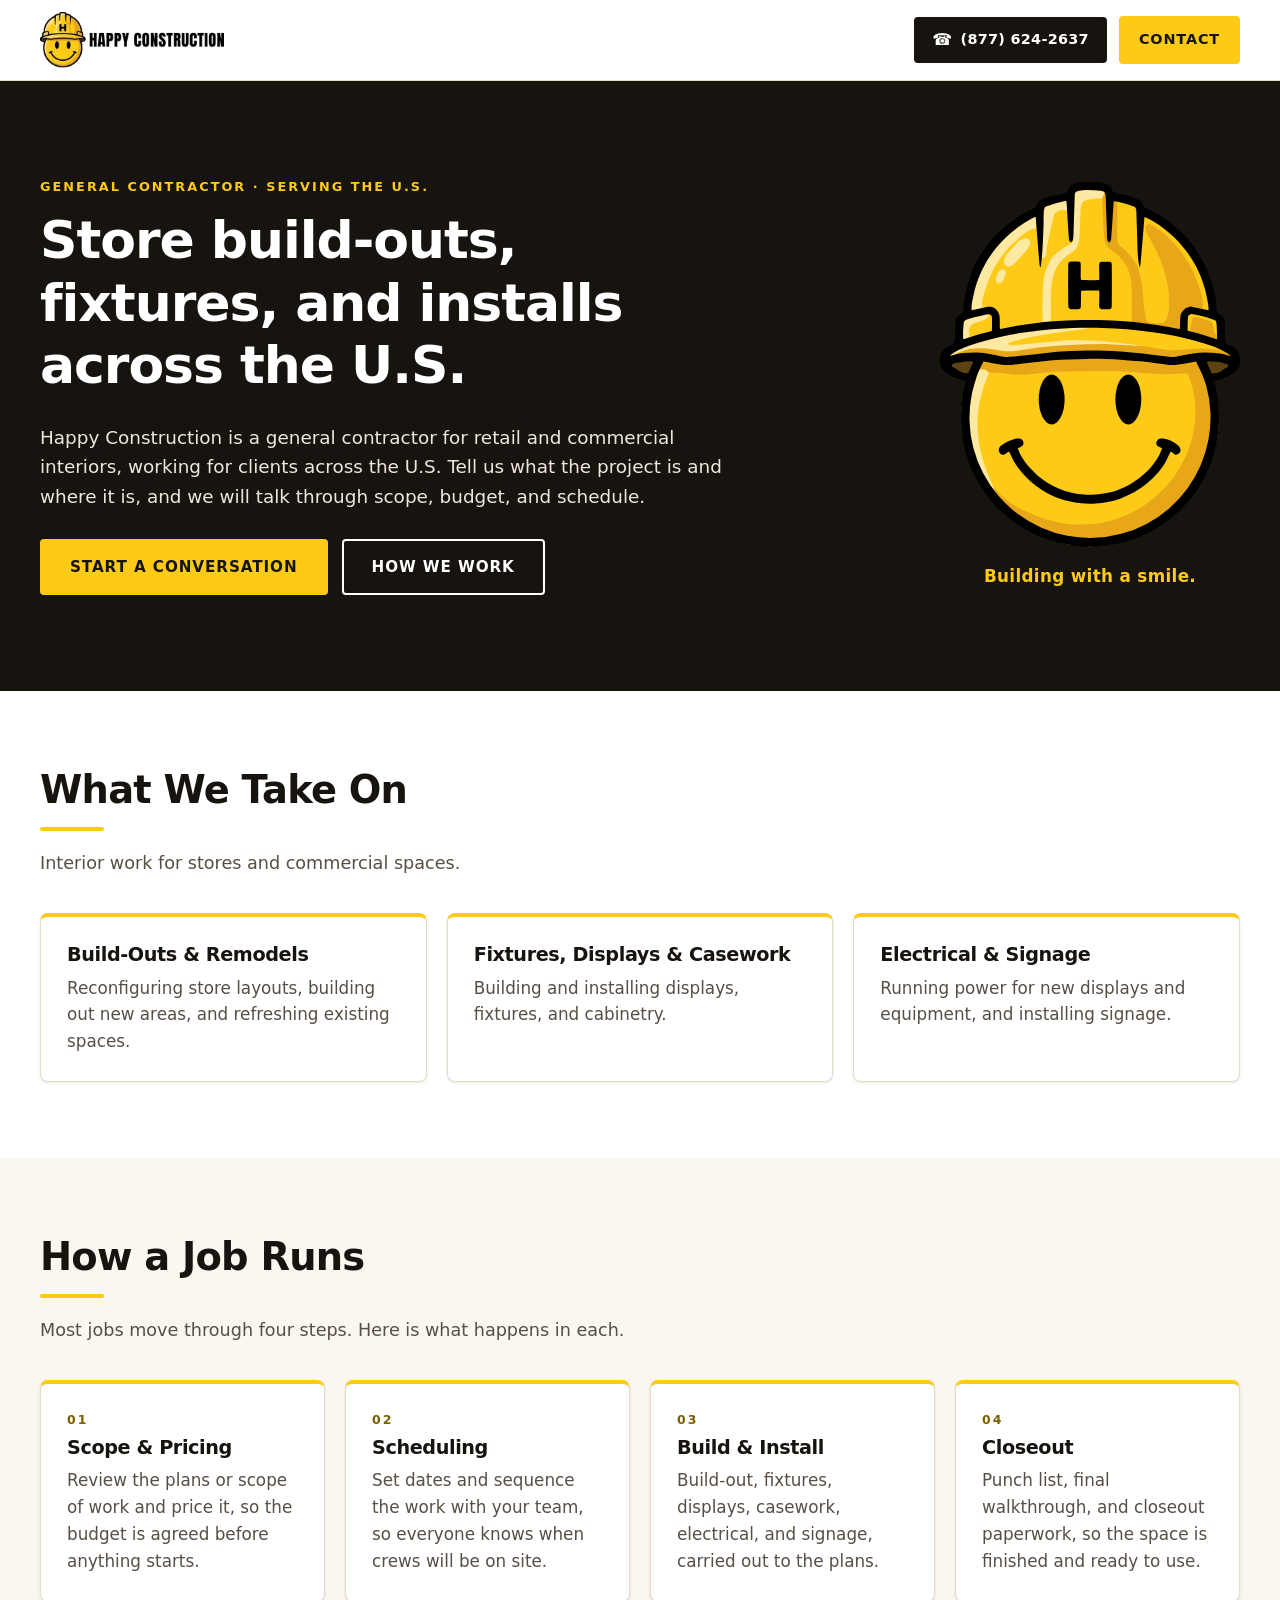
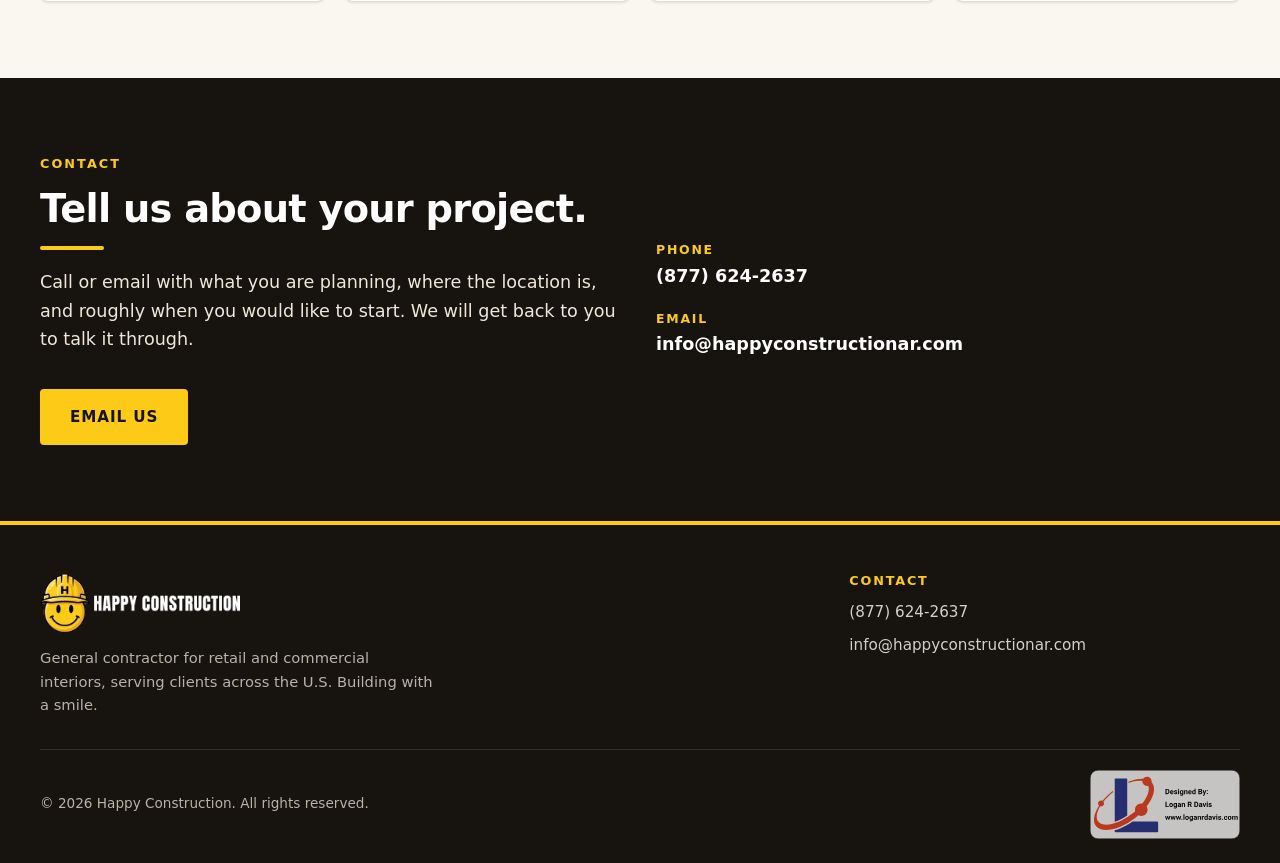
<file: index.html>
<!doctype html>
<html lang="en">

<head>
	<meta charset="utf-8">
	<meta name="viewport" content="width=device-width, initial-scale=1">
	<title>Happy Construction | Retail &amp; Commercial General Contractor</title>
	<meta name="description" content="Happy Construction is a general contractor for retail and commercial interiors: build-outs, remodels, fixture and display installs, casework, electrical, and signage, for clients across the U.S.">
	<meta name="theme-color" content="#FDCB17">
	<link rel="canonical" href="https://www.happyconstructionar.com/">

	<meta property="og:type" content="website">
	<meta property="og:site_name" content="Happy Construction">
	<meta property="og:title" content="Happy Construction | Retail &amp; Commercial General Contractor">
	<meta property="og:description" content="Happy Construction is a general contractor for retail and commercial interiors: build-outs, remodels, fixture and display installs, casework, electrical, and signage, for clients across the U.S.">
	<meta property="og:url" content="https://www.happyconstructionar.com/">
	<meta name="twitter:card" content="summary_large_image">
	<meta property="og:image" content="https://www.happyconstructionar.com/images/og-card.png">
	<meta property="og:image:type" content="image/png">
	<meta property="og:image:width" content="1200">
	<meta property="og:image:height" content="630">
	<meta property="og:image:alt" content="The Happy Construction logo: a smiling face in a hard hat marked H, beside the words Happy Construction and the tagline Building with a smile.">
	<meta name="twitter:image" content="https://www.happyconstructionar.com/images/og-card.png">
	<meta name="twitter:image:alt" content="The Happy Construction logo: a smiling face in a hard hat marked H, beside the words Happy Construction and the tagline Building with a smile.">

	<link rel="icon" href="/favicon.ico" sizes="32x32">
	<link rel="icon" href="/favicon.svg" type="image/svg+xml">
	<link rel="apple-touch-icon" href="/apple-touch-icon.png">
	<link rel="manifest" href="/site.webmanifest">
	<link rel="stylesheet" href="/css/main.css?v=20261016e">
	<script src="/js/components.js" defer></script>

	<!-- Organization, not GeneralContractor: the LocalBusiness subtypes expect a
	     street address, and the company works nationwide with no public office.
	     See CLAUDE.md > "Structured data". -->
	<script type="application/ld+json">
	{
		"@context": "https://schema.org",
		"@type": "Organization",
		"@id": "https://www.happyconstructionar.com/#organization",
		"name": "Happy Construction",
		"slogan": "Building with a smile.",
		"url": "https://www.happyconstructionar.com",
		"logo": "https://www.happyconstructionar.com/icon-512.png",
		"telephone": "+18776242637",
		"email": "info@happyconstructionar.com",
		"description": "General contractor for retail and commercial interiors: build-outs, remodels, fixture and display installs, casework, electrical, and signage.",
		"areaServed": { "@type": "Country", "name": "United States" }
	}
	</script>
</head>

<body>
	<div class="main-container">
		<site-header></site-header>

		<main id="main-content">
			<section class="hero">
				<div class="hero-inner hero-split">
					<div>
						<span class="eyebrow">General Contractor &middot; Serving the U.S.</span>
						<h1>Store build-outs, fixtures, and installs across the U.S.</h1>
						<p>Happy Construction is a general contractor for retail and commercial interiors, working for clients across the U.S. Tell us what the project is and where it is, and we will talk through scope, budget, and schedule.</p>
						<div class="hero-actions">
							<a href="#contact" class="btn">Start a Conversation</a>
							<a href="#approach" class="btn btn-ghost">How We Work</a>
						</div>
					</div>
					<figure class="hero-mark">
						<img src="/images/mark.svg" alt="" width="454" height="553">
						<figcaption>Building with a smile.</figcaption>
					</figure>
				</div>
			</section>

			<!-- Copy rule for this page: describe what a commercial GC does in
			     general terms. No project names, counts, years, ratings,
			     credentials, or process promises (response times, single point
			     of contact, warranty, after-hours work) until the client confirms
			     them. CLAUDE.md has why. The service list here is repeated in
			     the meta/OG descriptions, the JSON-LD, the hero, and phase 03. -->
			<section class="section" id="services" aria-labelledby="services-heading">
				<div class="section-inner">
					<h2 class="section-title" id="services-heading">What We Take On</h2>
					<p class="section-lede">Interior work for stores and commercial spaces.</p>
					<div class="card-grid">
						<div class="card card-accent">
							<h3>Build-Outs &amp; Remodels</h3>
							<p>Reconfiguring store layouts, building out new areas, and refreshing existing spaces.</p>
						</div>
						<div class="card card-accent">
							<h3>Fixtures, Displays &amp; Casework</h3>
							<p>Building and installing displays, fixtures, and cabinetry.</p>
						</div>
						<div class="card card-accent">
							<h3>Electrical &amp; Signage</h3>
							<p>Running power for new displays and equipment, and installing signage.</p>
						</div>
					</div>
				</div>
			</section>

			<section class="section section-concrete" id="approach" aria-labelledby="approach-heading">
				<div class="section-inner">
					<h2 class="section-title" id="approach-heading">How a Job Runs</h2>
					<p class="section-lede">Most jobs move through four steps. Here is what happens in each.</p>
					<!-- Framed as job phases rather than "how we treat you" steps:
					     the phase framing reads commercial, the friendlier version
					     reads residential. -->
					<ol class="card-grid card-grid-4 phase-list" role="list">
						<li class="card card-phase">
							<span class="phase-num" aria-hidden="true">01</span>
							<h3>Scope &amp; Pricing</h3>
							<p>Review the plans or scope of work and price it, so the budget is agreed before anything starts.</p>
						</li>
						<li class="card card-phase">
							<span class="phase-num" aria-hidden="true">02</span>
							<h3>Scheduling</h3>
							<p>Set dates and sequence the work with your team, so everyone knows when crews will be on site.</p>
						</li>
						<li class="card card-phase">
							<span class="phase-num" aria-hidden="true">03</span>
							<h3>Build &amp; Install</h3>
							<p>Build-out, fixtures, displays, casework, electrical, and signage, carried out to the plans.</p>
						</li>
						<li class="card card-phase">
							<span class="phase-num" aria-hidden="true">04</span>
							<h3>Closeout</h3>
							<p>Punch list, final walkthrough, and closeout paperwork, so the space is finished and ready to use.</p>
						</li>
					</ol>
				</div>
			</section>

			<section class="section section-dark" id="contact" aria-labelledby="contact-heading">
				<!-- email_off stops Cloudflare Email Obfuscation from rewriting the
				     address into a JS-decoded placeholder, so crawlers and no-JS
				     visitors see it. developers.cloudflare.com/waf/tools/scrape-shield/email-address-obfuscation/ -->
				<!--email_off-->
				<div class="section-inner split">
					<div>
						<span class="eyebrow">Contact</span>
						<h2 class="section-title" id="contact-heading">Tell us about your project.</h2>
						<p class="section-lede">Call or email with what you are planning, where the location is, and roughly when you would like to start. We will get back to you to talk it through.</p>
						<a href="mailto:info@happyconstructionar.com?subject=Project%20inquiry" class="btn">Email Us</a>
					</div>
					<!-- Phone and email also live in js/components.js and the JSON-LD
					     above; change all three together. -->
					<dl class="detail-list">
						<div>
							<dt>Phone</dt>
							<dd><a href="tel:+18776242637">(877) 624-2637</a></dd>
						</div>
						<div>
							<dt>Email</dt>
							<dd><a href="mailto:info@happyconstructionar.com">info@happyconstructionar.com</a></dd>
						</div>
					</dl>
				</div>
				<!--/email_off-->
			</section>
		</main>

		<site-footer></site-footer>
	</div>
</body>

</html>
</file>
<file: css/main.css>
/* =============================================================
   Happy Construction: main stylesheet

   PALETTE IS REAL, derived from the brand gold (#FDCB17). The neutrals
   are warm-shifted to sit with it. The old cool blue-greys fought the
   gold. Nothing below :root hardcodes a hex, so the site re-skins from
   this block alone. Keep it that way. See CLAUDE.md > "Design tokens".

   Every pair below is verified WCAG AA (>=4.5:1 for text). Two rules:

   * `--accent` (#FDCB17) is NEVER a text color on a light surface.
     It is 1.53:1 on white. It is a fill: buttons, rules, the CTA band,
     and type on `--ink`. For gold *text* on light, use `--accent-dark`.
   * `--accent-dark` must stay dark enough to carry white text, because
     `.btn:hover` and `.header-phone:hover` reverse out of it.

   Fonts are still the system stack. CLAUDE.md > "Fonts" has the
   self-hosting procedure for when a typeface is chosen.
   ============================================================= */

:root {
  /* Brand */
  --ink: #17130F;          /* warm near-black: headings, hero/footer bg */
  --slate: #574F45;        /* body copy on light, 8.05:1 on white */
  --slate-light: #6E6459;  /* muted labels, 5.78:1 on white */
  --accent: #FDCB17;       /* brand gold: FILL ONLY, never text on light */
  --accent-dark: #7A5E00;  /* gold that survives as text, 6.12:1 on white */
  --accent-light: #FFF1C2; /* gold wash: currently unused */

  /* Surfaces */
  --white: #ffffff;
  --concrete: #FAF7F1;     /* warm off-white, alternating sections */
  --concrete-dark: #EFE8DA;
  --line: #E4DBC9;         /* hairline borders */

  /* Typography */
  --font-body: system-ui, -apple-system, 'Segoe UI', Helvetica, Arial, sans-serif;
  --font-display: var(--font-body);

  /* Elevation */
  /* Warm-tinted to match --ink; a blue-grey shadow reads dirty against gold. */
  --sh-sm: 0 1px 3px rgba(23, 19, 15, 0.10);
  --sh-md: 0 6px 20px rgba(23, 19, 15, 0.10);
  --sh-lg: 0 18px 40px rgba(23, 19, 15, 0.14);

  /* Geometry */
  --radius: 4px;
  --radius-lg: 8px;
  --wrap: 1200px;
}

/* Base */

html {
  color: var(--ink);
  font-size: 1em;
  line-height: 1.6;
  /* Clears the sticky header when the in-page #contact / #approach links land. */
  scroll-padding-top: 96px;
}

::selection {
  background: var(--accent);
  color: var(--ink);
  text-shadow: none;
}

body {
  margin: 0;
  font-size: 1.05em;
  font-family: var(--font-body);
  background-color: var(--white);
  color: var(--slate);
  -webkit-text-size-adjust: 100%;
}

h1, h2, h3, h4 {
  font-family: var(--font-display);
  color: var(--ink);
  font-weight: 700;
  letter-spacing: -0.02em;
  line-height: 1.2;
  margin: 0 0 0.5em;
}

h1 { font-size: clamp(2rem, 5vw, 3.25rem); }
h2 { font-size: clamp(1.6rem, 3.5vw, 2.25rem); }
h3 { font-size: 1.2rem; }
h4 { font-size: 1rem; }

p { margin: 0 0 1em; }

a {
  color: var(--accent-dark);
  text-decoration: none;
}

a:hover { color: var(--ink); }

img {
  max-width: 100%;
  height: auto;
  vertical-align: middle;
}

button, input, select, textarea {
  font-family: inherit;
  font-size: 100%;
  margin: 0;
}

textarea { resize: vertical; }

fieldset { border: 0; margin: 0; padding: 0; }

/* Accessibility */

.skip-link {
  position: absolute;
  top: -100%;
  left: 0;
  background: var(--ink);
  color: var(--white);
  padding: 8px 16px;
  z-index: 100;
  text-decoration: none;
  font-weight: 700;
}

.skip-link:focus { top: 0; }

.visually-hidden {
  position: absolute;
  width: 1px;
  height: 1px;
  padding: 0;
  margin: -1px;
  overflow: hidden;
  clip: rect(0, 0, 0, 0);
  white-space: nowrap;
  border: 0;
}

:focus-visible {
  outline: 3px solid var(--accent);
  outline-offset: 2px;
}

/* Buttons */

.btn {
  display: inline-block;
  padding: 14px 28px;
  font-family: inherit;
  font-size: 0.95rem;
  font-weight: 700;
  text-transform: uppercase;
  letter-spacing: 0.06em;
  color: var(--ink);
  background-color: var(--accent);
  border: 2px solid var(--accent);
  border-radius: var(--radius);
  cursor: pointer;
  text-decoration: none;
  transition: background-color 0.15s ease, border-color 0.15s ease, color 0.15s ease;
}

.btn:hover {
  background-color: var(--accent-dark);
  border-color: var(--accent-dark);
  color: var(--white);
}

.btn-ghost {
  background-color: transparent;
  border-color: currentColor;
  color: var(--white);
}

.btn-ghost:hover {
  background-color: var(--white);
  border-color: var(--white);
  color: var(--ink);
}

/* Layout shell */

.main-container {
  min-height: 100vh;
  display: flex;
  flex-direction: column;
}

main { flex-grow: 1; }

/* Header */

header {
  background-color: var(--white);
  border-bottom: 1px solid var(--line);
  position: sticky;
  top: 0;
  z-index: 10;
}

#headerContent {
  max-width: var(--wrap);
  margin: 0 auto;
  display: flex;
  flex-wrap: nowrap;
  justify-content: space-between;
  align-items: center;
  padding: 12px 20px;
}

/* The logo link must not shrink, and the image needs a *definite* height.
   An SVG sized `width: auto; max-height: N` inside a flex row collapses to
   0x0 because it has no definite flex basis to resolve against. */
.header-logo-link { flex-shrink: 0; display: block; }

/* <picture> is inline by default; a block wrapper keeps the link's height equal
   to the image's and avoids an inline baseline gap. */
.header-logo-link picture { display: block; }

.header-logo {
  height: 48px;
  width: auto;
  display: block;
}

.header-actions {
  display: flex;
  align-items: center;
  gap: 12px;
}

/* Hidden on phones, where the Contact button alone fits beside the logo. */
.header-phone {
  display: none;
  align-items: center;
  gap: 8px;
  padding: 10px 18px;
  background: var(--ink);
  color: var(--white);
  font-weight: 700;
  font-size: 0.9rem;
  letter-spacing: 0.02em;
  border-radius: var(--radius);
  text-decoration: none;
  transition: background-color 0.15s ease;
}

.header-phone:hover { background: var(--accent-dark); color: var(--white); }

.header-phone::before {
  content: "\260E";
  font-size: 1rem;
}

.header-cta { padding: 10px 18px; font-size: 0.9rem; }

/* Sections */

.section {
  padding: 56px 20px;
}

.section-inner {
  max-width: var(--wrap);
  margin: 0 auto;
}

.section-concrete { background-color: var(--concrete); }
.section-dark { background-color: var(--ink); color: var(--concrete-dark); }
.section-dark h1, .section-dark h2, .section-dark h3, .section-dark h4 { color: var(--white); }

.section-title {
  margin-bottom: 10px;
  font-size: clamp(1.7rem, 4vw, 2.4rem);
}

.section-title::after {
  content: "";
  display: block;
  width: 64px;
  height: 4px;
  background: var(--accent);
  border-radius: 2px;
  margin: 14px 0 0;
}


.section-lede {
  max-width: 68ch;
  margin: 18px 0 36px;
  font-size: 1.1rem;
}

.eyebrow {
  display: block;
  font-size: 0.8rem;
  font-weight: 700;
  text-transform: uppercase;
  letter-spacing: 0.16em;
  color: var(--accent-dark);
  margin-bottom: 12px;
}

/* On --ink, --accent-dark drops to 3.02:1, below AA for this size. Both dark
   surfaces take the full-strength gold instead (12.08:1). */
.hero .eyebrow,
.section-dark .eyebrow { color: var(--accent); }

/* Hero */

.hero {
  background-color: var(--ink);
  color: var(--concrete-dark);
  padding: 84px 20px;
}

.hero-inner {
  max-width: var(--wrap);
  margin: 0 auto;
}

.hero h1 { color: var(--white); max-width: 20ch; }

.hero p {
  max-width: 60ch;
  font-size: 1.15rem;
  margin-bottom: 28px;
}

.hero-actions {
  display: flex;
  flex-wrap: wrap;
  gap: 14px;
}

/* Text left, the mark right. With no project photography, the mark is the
   one image on the page, and the dark ground frames it. */
.hero-split {
  display: grid;
  grid-template-columns: 1fr;
  gap: 40px;
  align-items: center;
}

.hero-mark {
  margin: 0 auto;
  text-align: center;
  width: min(200px, 55vw);
}

.hero-mark img { width: 100%; height: auto; display: block; }

.hero-mark figcaption {
  margin-top: 16px;
  color: var(--accent);
  font-weight: 700;
  font-size: 1.05rem;
  letter-spacing: 0.02em;
}

/* Cards */

.card-grid {
  display: grid;
  grid-template-columns: 1fr;
  gap: 20px;
}

.card {
  background: var(--white);
  border: 1px solid var(--line);
  border-radius: var(--radius-lg);
  padding: 26px;
  box-shadow: var(--sh-sm);
}

.card h3 { margin-bottom: 8px; }
.card p:last-child { margin-bottom: 0; }

.card-accent { border-top: 4px solid var(--accent); }

/* Numbered job-phase card (How a Job Runs). */
.card-phase { border-top: 4px solid var(--accent); }

/* The phases are an <ol> for their order; strip the list chrome. */
.phase-list { list-style: none; margin: 0; padding: 0; }

.phase-num {
  display: block;
  font-size: 0.78rem;
  font-weight: 800;
  letter-spacing: 0.16em;
  color: var(--accent-dark);
  margin-bottom: 6px;
}

/* Split content */

.split {
  display: grid;
  grid-template-columns: 1fr;
  gap: 32px;
  align-items: center;
}

/* Definition-style contact list */

.detail-list {
  list-style: none;
  padding: 0;
  margin: 0;
  display: grid;
  gap: 18px;
}

.detail-list dt {
  font-size: 0.78rem;
  font-weight: 700;
  text-transform: uppercase;
  letter-spacing: 0.14em;
  color: var(--slate-light);
  margin-bottom: 2px;
}

.detail-list dd {
  margin: 0;
  font-size: 1.1rem;
  font-weight: 600;
  color: var(--ink);
}

.detail-list dd a { color: var(--ink); }
.detail-list dd a:hover { color: var(--accent-dark); }

/* On --ink the default dt/dd colors invert into failures: --slate-light drops to
   2.0:1 and --ink is invisible on itself. Gold labels, white values. */
.section-dark .detail-list dt { color: var(--accent); }
.section-dark .detail-list dd,
.section-dark .detail-list dd a { color: var(--white); }
.section-dark .detail-list dd a:hover { color: var(--accent); }
.section-dark .section-lede { color: var(--concrete-dark); }

/* Footer */

/* The gold rule separates the footer from the dark #contact section above it. */
footer {
  flex-shrink: 0;
  border-top: 4px solid var(--accent);
  background: var(--ink);
  color: var(--concrete-dark);
  padding: 48px 20px 24px;
}

.footer-container {
  max-width: var(--wrap);
  margin: 0 auto;
  display: grid;
  grid-template-columns: 1fr;
  gap: 28px;
}

/* Same reason as the header: a bare <picture> is inline and would leave a
   baseline gap under the logo. */
.footer-brand picture { display: block; }

.footer-brand img {
  width: 200px;
  height: auto;
  max-width: 100%;
  display: block;
  margin-bottom: 12px;
}

.footer-brand p { margin: 0; opacity: 0.75; font-size: 0.92rem; max-width: 42ch; }

.footer-col h2 {
  color: var(--accent);
  font-size: 0.8rem;
  text-transform: uppercase;
  letter-spacing: 0.14em;
  margin-bottom: 12px;
}

.footer-col ul {
  list-style: none;
  padding: 0;
  margin: 0;
}

.footer-col li { margin-bottom: 8px; font-size: 0.95rem; }

.footer-col a {
  color: var(--white);
  opacity: 0.8;
}

.footer-col a:hover { color: var(--accent); opacity: 1; }

.footer-bottom {
  max-width: var(--wrap);
  margin: 32px auto 0;
  padding-top: 20px;
  border-top: 1px solid rgba(255, 255, 255, 0.15);
  display: flex;
  justify-content: space-between;
  align-items: center;
  flex-wrap: wrap;
  gap: 12px;
  font-size: 0.85rem;
  opacity: 0.75;
}

.footer-bottom a { color: var(--accent); }

/* Builder credit tag. The width/height attributes on the <img> carry the SVG's
   true 2338x1080 intrinsic size, so the box reserved before it loads has the
   right aspect; the global `img { height: auto }` scales it from this width.
   Same rule and same 150px as funcitygamesnwa.com, deliberately. */
.footer-bottom img { max-width: 150px; }

/* Responsive */

@media screen and (min-width: 640px) {
  .header-phone { display: inline-flex; }
}

@media screen and (min-width: 940px) {
  .card-grid { grid-template-columns: repeat(3, 1fr); }
  .card-grid-4 { grid-template-columns: repeat(4, 1fr); }
  .split { grid-template-columns: 1fr 1fr; }
  .hero-split { grid-template-columns: 1fr auto; gap: 64px; }
  .hero-mark { width: 300px; }
  .footer-container { grid-template-columns: 2fr 1fr; }

  .section { padding: 76px 40px; }
  .hero { padding: 96px 40px; }
  .header-logo { height: 56px; }
}

@media screen and (min-width: 640px) and (max-width: 939px) {
  .card-grid { grid-template-columns: repeat(2, 1fr); }
}

@media screen and (max-width: 600px) {
  .section { padding: 44px 16px; }
  .hero { padding: 64px 16px; }
}

@media (prefers-reduced-motion: reduce) {
  *, *::before, *::after {
    animation-duration: 0.01ms !important;
    animation-iteration-count: 1 !important;
    transition-duration: 0.01ms !important;
    scroll-behavior: auto !important;
  }
}
</file>
